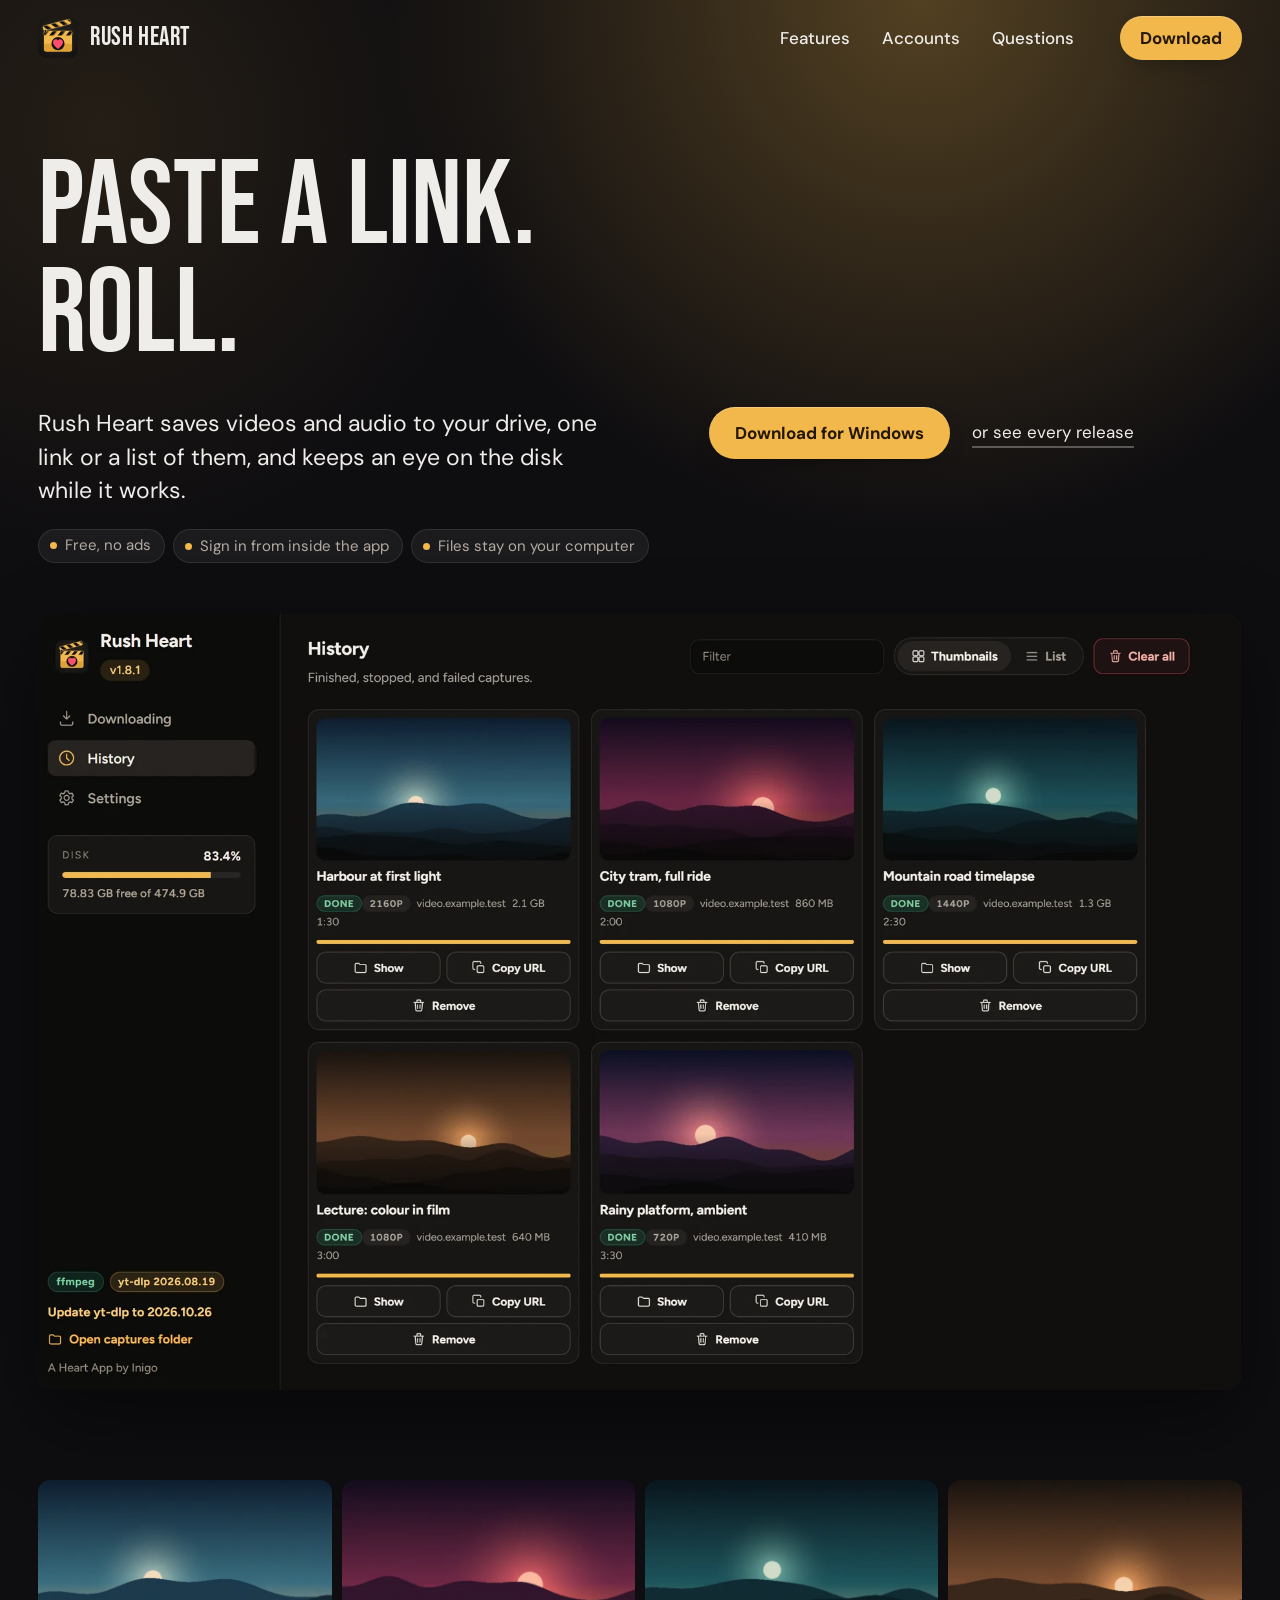
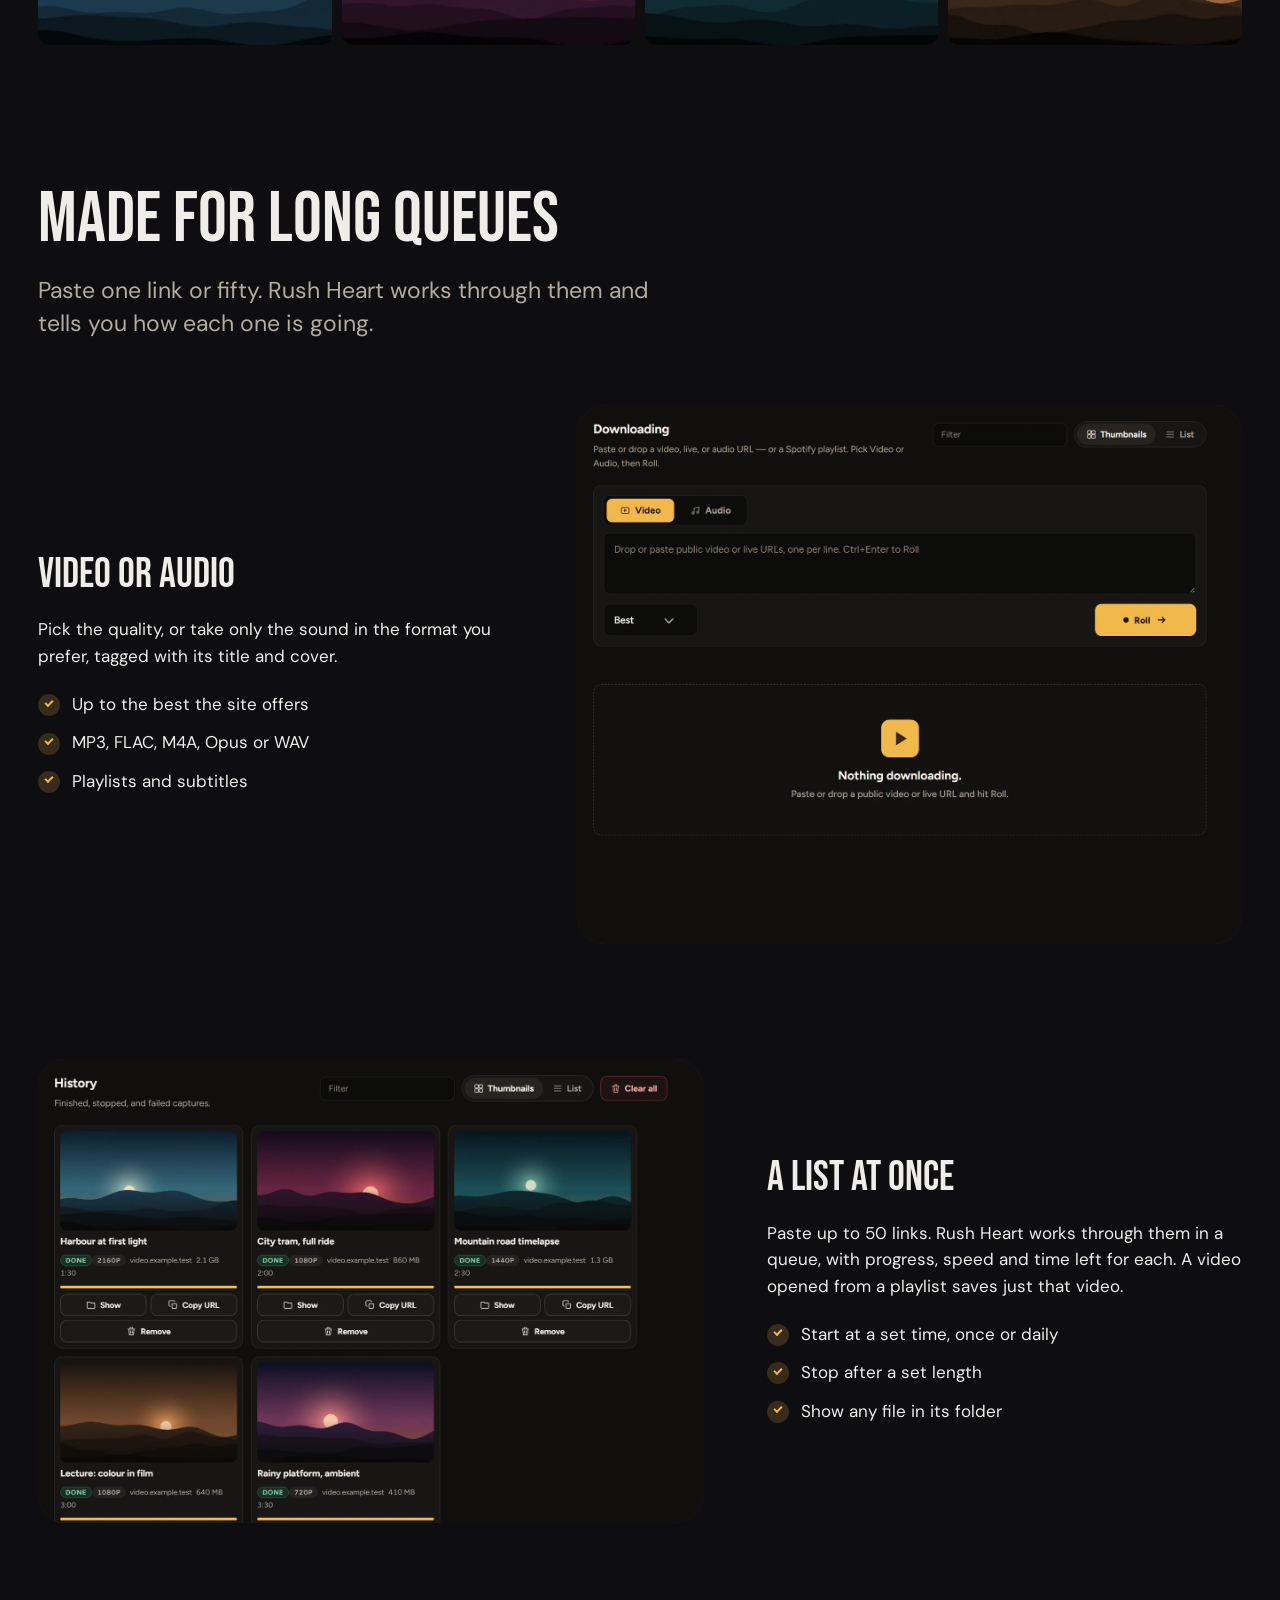
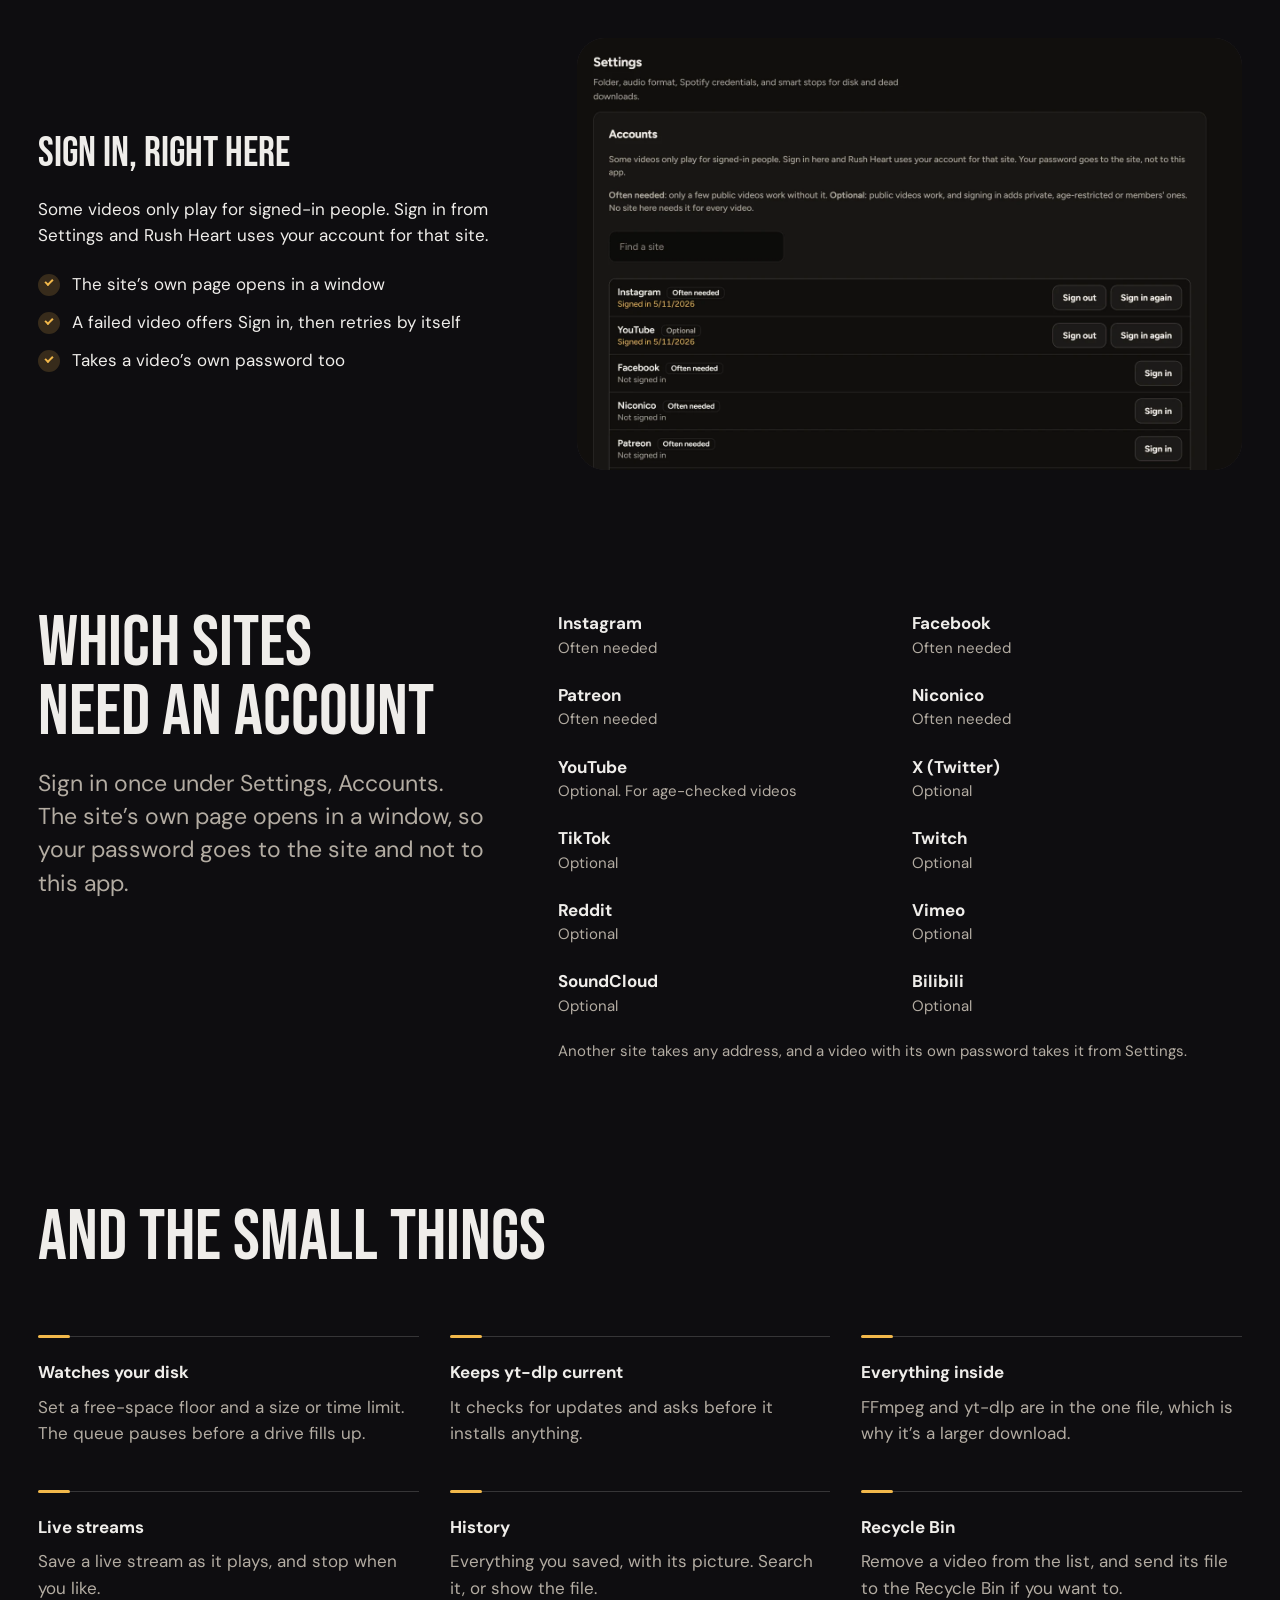
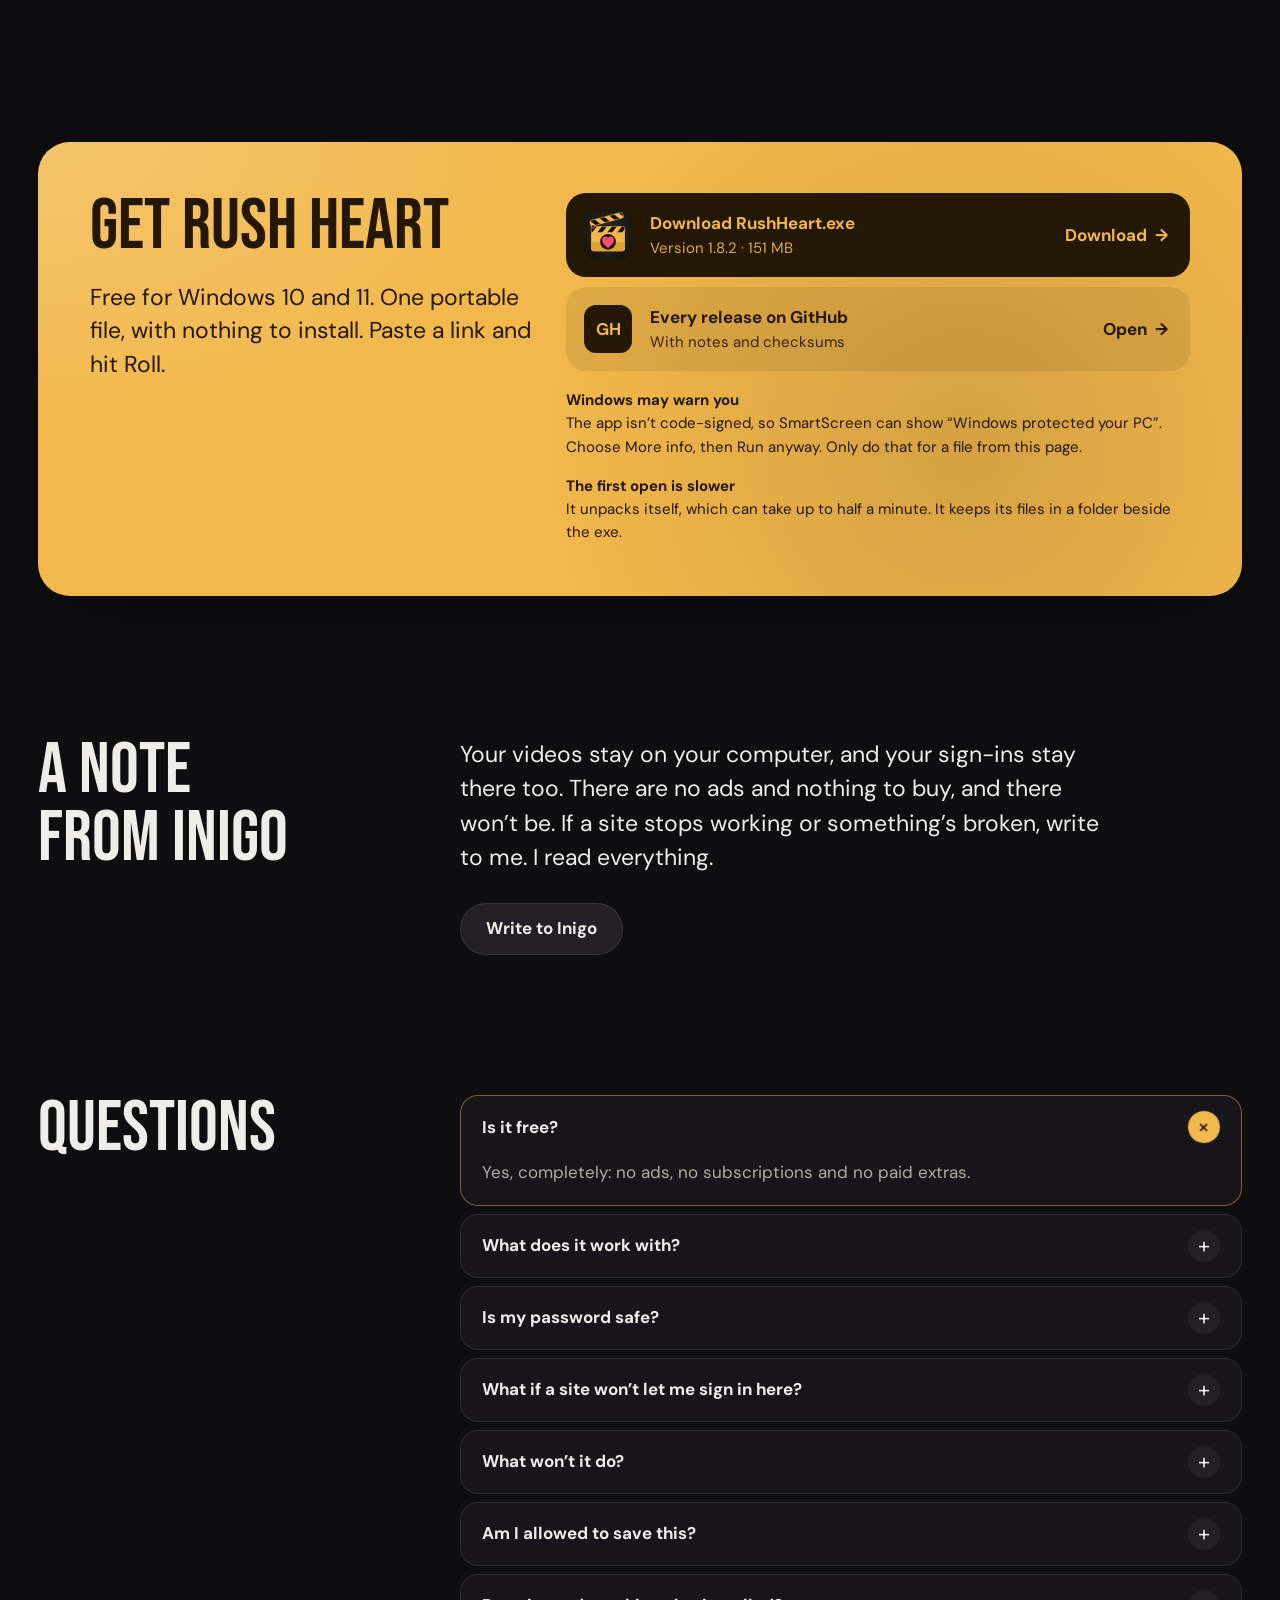
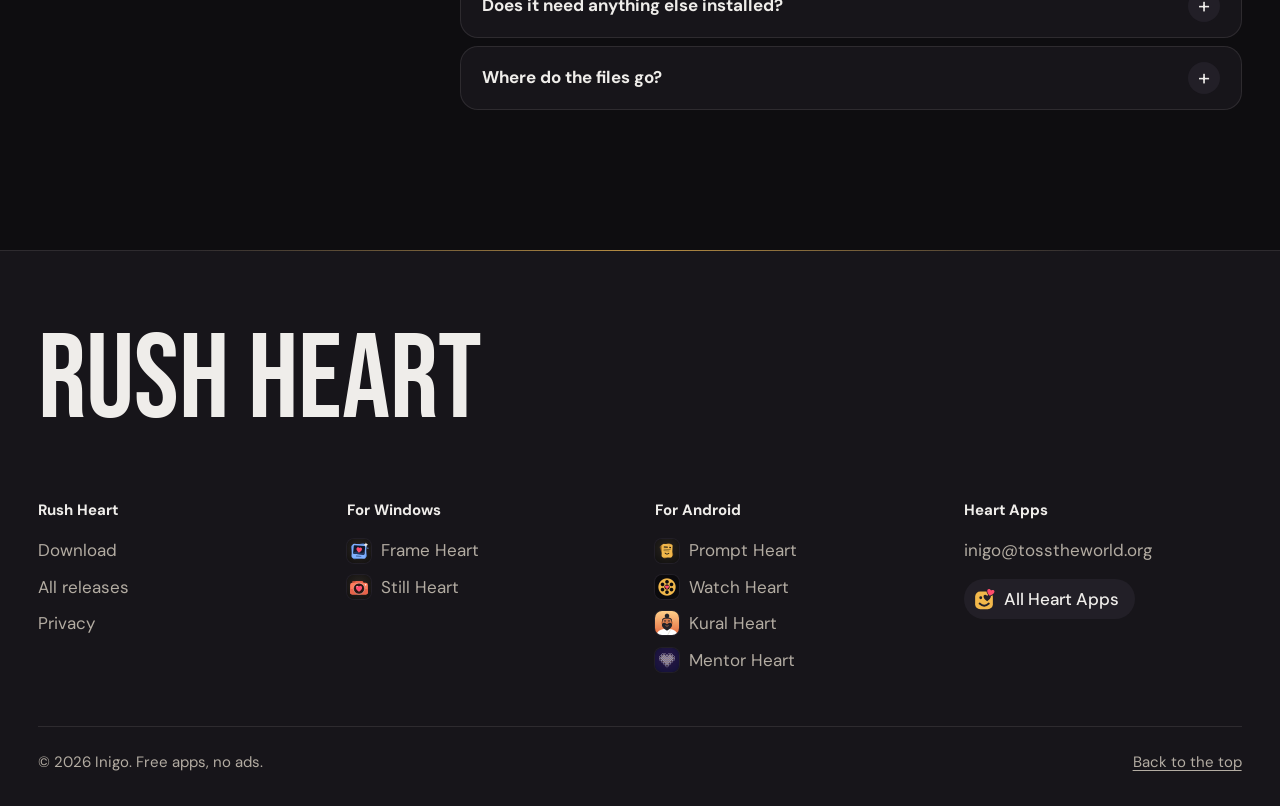
<file: index.html>
<!doctype html>
<html lang="en">
<head>
  <meta charset="utf-8">
  <meta name="viewport" content="width=device-width, initial-scale=1">
  <meta name="color-scheme" content="dark">
  <title>Rush Heart · Save videos and audio to your own drive</title>
  <meta name="description" content="Save videos and audio to your own drive. Free for Windows.">
  <meta name="theme-color" content="#0E0D10">
  <meta property="og:title" content="Rush Heart">
  <meta property="og:description" content="Save videos and audio to your own drive. A free Heart App for Windows.">
  <meta property="og:image" content="https://inigo-code.github.io/rush-heart-site/assets/preview.png">
  <meta property="og:image:width" content="1200">
  <meta property="og:image:height" content="630">
  <meta name="twitter:card" content="summary_large_image">
  <link rel="icon" href="assets/rush-heart.svg" type="image/svg+xml">
  <link rel="apple-touch-icon" href="assets/icon-180.png">
  <link rel="preconnect" href="https://fonts.googleapis.com">
  <link rel="preconnect" href="https://fonts.gstatic.com" crossorigin>
  <link href="https://fonts.googleapis.com/css2?family=Bebas+Neue&family=DM+Sans:opsz,wght@9..40,400;9..40,500;9..40,700&display=swap" rel="stylesheet">
  <link rel="stylesheet" href="heart.css">
  <link rel="stylesheet" href="theme.css">
  <script>document.documentElement.classList.add('js')</script>
</head>
<body>
<main id="top">

  <header class="bar wrap">
    <a class="brand" href="#top" aria-label="Rush Heart, back to top"><img src="assets/rush-heart.svg" width="40" height="40" alt="">Rush Heart</a>
    <nav aria-label="Sections"><a href="#features">Features</a><a href="#accounts">Accounts</a><a href="#questions">Questions</a></nav>
    <a class="button button-small" href="#get">Download</a>
  </header>

  <!-- The headline across the page, then the words beside the window -->
  <section class="hero wrap" aria-labelledby="hero-title">
    <div class="hero-text">
      <h1 id="hero-title" class="h1" data-reveal>Paste a link.<br> Roll.</h1>
      <div class="hero-side">
        <p class="lede" data-reveal style="--i:1">Rush Heart saves videos and audio to your drive, one link or a list of them, and keeps an eye on the disk while it works.</p>
        <p class="actions" data-reveal style="--i:2"><a class="button" href="https://github.com/inigo-code/rush-heart-site/releases/latest/download/RushHeart.exe">Download for Windows</a><a class="link" href="https://github.com/inigo-code/rush-heart-site/releases">or see every release</a></p>
        <ul class="facts" data-reveal style="--i:3"><li>Free, no ads</li><li>Sign in from inside the app</li><li>Files stay on your computer</li></ul>
      </div>
    </div>
    <figure class="hero-media"><div class="window" data-reveal style="--i:2"><img src="assets/rushes_history-wide.webp" width="1860" height="1200" alt="The Rush Heart history: finished downloads as cards, each with its picture, resolution and size."></div></figure>
    <div class="wall wall-4" data-reveal aria-hidden="true"><img src="assets/rush-1.webp" alt="" loading="lazy"><img src="assets/rush-2.webp" alt="" loading="lazy"><img src="assets/rush-3.webp" alt="" loading="lazy"><img src="assets/rush-4.webp" alt="" loading="lazy"></div>
  </section>

  <!-- Three things it does, one picture each -->
  <section id="features" class="section wrap" aria-labelledby="features-title">
    <div class="head">
      <h2 id="features-title" class="h2" data-reveal>Made for long queues</h2>
      <p data-reveal style="--i:1">Paste one link or fifty. Rush Heart works through them and tells you how each one is going.</p>
    </div>
    <div class="rows">
      <article class="row" aria-labelledby="f1">
        <div class="row-text">
          <h3 id="f1" class="h3" data-reveal>Video or audio</h3>
          <p data-reveal style="--i:1">Pick the quality, or take only the sound in the format you prefer, tagged with its title and cover.</p>
          <ul class="ticks" data-reveal style="--i:2"><li>Up to the best the site offers</li><li>MP3, FLAC, M4A, Opus or WAV</li><li>Playlists and subtitles</li></ul>
        </div>
        <figure class="row-media"><div class="window" data-reveal><img src="assets/rushes_queue.webp" alt="Rush Heart’s Downloading page with a link box and quality choices." loading="lazy"></div></figure>
      </article>

      <article class="row" aria-labelledby="f2">
        <div class="row-text">
          <h3 id="f2" class="h3" data-reveal>A list at once</h3>
          <p data-reveal style="--i:1">Paste up to 50 links. Rush Heart works through them in a queue, with progress, speed and time left for each. A video opened from a playlist saves just that video.</p>
          <ul class="ticks" data-reveal style="--i:2"><li>Start at a set time, once or daily</li><li>Stop after a set length</li><li>Show any file in its folder</li></ul>
        </div>
        <figure class="row-media"><div class="window" data-reveal><img src="assets/rushes_history.webp" alt="Finished downloads as cards with pictures, resolution and size." loading="lazy"></div></figure>
      </article>

      <article class="row" aria-labelledby="f3">
        <div class="row-text">
          <h3 id="f3" class="h3" data-reveal>Sign in, right here</h3>
          <p data-reveal style="--i:1">Some videos only play for signed-in people. Sign in from Settings and Rush Heart uses your account for that site.</p>
          <ul class="ticks" data-reveal style="--i:2"><li>The site’s own page opens in a window</li><li>A failed video offers Sign in, then retries by itself</li><li>Takes a video’s own password too</li></ul>
        </div>
        <figure class="row-media"><div class="window" data-reveal><img src="assets/rushes_accounts.webp" alt="The Accounts list in Rush Heart’s settings, with sites to sign in to." loading="lazy"></div></figure>
      </article>
    </div>
  </section>

  <!-- Accounts, as a plain list -->
  <section id="accounts" class="section wrap" aria-labelledby="accounts-title">
    <div class="import">
      <div class="head">
        <h2 id="accounts-title" class="h2" data-reveal>Which sites need an account</h2>
        <p data-reveal style="--i:1">Sign in once under Settings, Accounts. The site’s own page opens in a window, so your password goes to the site and not to this app.</p>
      </div>
      <div data-reveal style="--i:1">
        <ul class="sources"><li><strong>Instagram</strong><span>Often needed</span></li><li><strong>Facebook</strong><span>Often needed</span></li><li><strong>Patreon</strong><span>Often needed</span></li><li><strong>Niconico</strong><span>Often needed</span></li><li><strong>YouTube</strong><span>Optional. For age-checked videos</span></li><li><strong>X (Twitter)</strong><span>Optional</span></li><li><strong>TikTok</strong><span>Optional</span></li><li><strong>Twitch</strong><span>Optional</span></li><li><strong>Reddit</strong><span>Optional</span></li><li><strong>Vimeo</strong><span>Optional</span></li><li><strong>SoundCloud</strong><span>Optional</span></li><li><strong>Bilibili</strong><span>Optional</span></li></ul>
        <p class="import-after">Another site takes any address, and a video with its own password takes it from Settings.</p>
      </div>
    </div>
  </section>

  <!-- The smaller things, as a plain list -->
  <section class="section wrap" aria-labelledby="more-title">
    <div class="head"><h2 id="more-title" class="h2" data-reveal>And the small things</h2></div>
    <dl class="more" data-reveal style="--i:1"><div><dt>Watches your disk</dt><dd>Set a free-space floor and a size or time limit. The queue pauses before a drive fills up.</dd></div><div><dt>Keeps yt-dlp current</dt><dd>It checks for updates and asks before it installs anything.</dd></div><div><dt>Everything inside</dt><dd>FFmpeg and yt-dlp are in the one file, which is why it’s a larger download.</dd></div><div><dt>Live streams</dt><dd>Save a live stream as it plays, and stop when you like.</dd></div><div><dt>History</dt><dd>Everything you saved, with its picture. Search it, or show the file.</dd></div><div><dt>Recycle Bin</dt><dd>Remove a video from the list, and send its file to the Recycle Bin if you want to.</dd></div></dl>
  </section>

  <!-- Get it -->
  <section id="get" class="section wrap" aria-labelledby="get-title">
    <div class="get">
      <div class="head">
        <h2 id="get-title" class="h2" data-reveal>Get Rush Heart</h2>
        <p data-reveal style="--i:1">Free for Windows 10 and 11. One portable file, with nothing to install. Paste a link and hit Roll.</p>
      </div>
      <div class="ways">
        <a class="way way-main" href="https://github.com/inigo-code/rush-heart-site/releases/latest/download/RushHeart.exe" data-reveal><img src="assets/rush-heart.svg" width="48" height="48" alt=""><span><strong>Download RushHeart.exe</strong><span>Version 1.8.2 · 151 MB</span></span><span class="go">Download</span></a>
        <a class="way" href="https://github.com/inigo-code/rush-heart-site/releases" data-reveal style="--i:1"><span class="way-mark" aria-hidden="true">GH</span><span><strong>Every release on GitHub</strong><span>With notes and checksums</span></span><span class="go">Open</span></a>
        <div class="notes" data-reveal style="--i:2">
          <p><strong>Windows may warn you</strong>The app isn’t code-signed, so SmartScreen can show “Windows protected your PC”. Choose More info, then Run anyway. Only do that for a file from this page.</p>
          <p><strong>The first open is slower</strong>It unpacks itself, which can take up to half a minute. It keeps its files in a folder beside the exe.</p>
        </div>
      </div>
    </div>
  </section>

  <!-- A note from the maker -->
  <section class="section wrap" aria-labelledby="note-title">
    <div class="note">
      <h2 id="note-title" class="h2" data-reveal>A note from Inigo</h2>
      <div data-reveal style="--i:1">
        <div class="copy"><p>Your videos stay on your computer, and your sign-ins stay there too. There are no ads and nothing to buy, and there won’t be. If a site stops working or something’s broken, write to me. I read everything.</p></div>
        <p class="actions"><a class="button button-tone" href="mailto:inigo@tosstheworld.org?subject=Rush%20Heart">Write to Inigo</a></p>
      </div>
    </div>
  </section>

  <!-- Questions -->
  <section id="questions" class="section wrap" aria-labelledby="faq-title">
    <div class="faq">
      <div class="head"><h2 id="faq-title" class="h2" data-reveal>Questions</h2></div>
      <div class="faq-list" data-reveal style="--i:1"><details name="faq" open><summary>Is it free?</summary><p>Yes, completely: no ads, no subscriptions and no paid extras.</p></details><details name="faq"><summary>What does it work with?</summary><p>Videos on the sites yt-dlp supports, plus direct HLS streams. Rush Heart keeps yt-dlp up to date and asks before it installs anything.</p></details><details name="faq"><summary>Is my password safe?</summary><p>You type it into the site’s own page, in a window, and Rush Heart never sees it. It keeps only the session the site gives back, on your computer. Sign out deletes it.</p></details><details name="faq"><summary>What if a site won’t let me sign in here?</summary><p>Some sites refuse sign-ins from app windows. Sign in with your own browser and pick it in Settings, or use a cookies.txt file.</p></details><details name="faq"><summary>What won’t it do?</summary><p>It only sees what your own account can see. It won’t get past paywalls, tokens or DRM, and streaming services like Netflix and Prime are blocked. It doesn’t record live cam rooms.</p></details><details name="faq"><summary>Am I allowed to save this?</summary><p>That depends on the video and where you live. Only save what you have the right to save, and don’t record people without their permission. Rush Heart asks you to agree to this, and to confirm you’re 18 or over, when it first opens.</p></details><details name="faq"><summary>Does it need anything else installed?</summary><p>No. FFmpeg and yt-dlp are inside the one file.</p></details><details name="faq"><summary>Where do the files go?</summary><p>Into a captures folder beside the app, or any folder you choose in Settings.</p></details></div>
    </div>
  </section>
</main>

<footer class="foot">
  <div class="wrap">
    <p class="foot-name" aria-hidden="true">Rush Heart</p>
    <div class="foot-cols">
      <nav aria-label="Rush Heart"><h2>Rush Heart</h2><a href="https://github.com/inigo-code/rush-heart-site/releases/latest/download/RushHeart.exe">Download</a><a href="https://github.com/inigo-code/rush-heart-site/releases">All releases</a><a href="privacy.html">Privacy</a></nav>
      <nav aria-label="For Windows"><h2>For Windows</h2><a class="to-app" href="https://inigo-code.github.io/frame-heart-site/"><img src="assets/frame-heart.svg" width="24" height="24" alt="">Frame Heart</a><a class="to-app" href="https://inigo-code.github.io/still-heart-site/"><img src="assets/still-heart.svg" width="24" height="24" alt="">Still Heart</a></nav>
      <nav aria-label="For Android"><h2>For Android</h2><a class="to-app" href="https://inigo-code.github.io/prompt-heart-site/"><img src="assets/prompt-heart.png" width="24" height="24" alt="">Prompt Heart</a><a class="to-app" href="https://inigo-code.github.io/watch-heart-site/"><img src="assets/watch-heart.png" width="24" height="24" alt="">Watch Heart</a><a class="to-app" href="https://inigo-code.github.io/kural-heart-site/"><img src="assets/kural-heart.png" width="24" height="24" alt="">Kural Heart</a><a class="to-app" href="https://heartapps.github.io/mentor-heart/"><img src="assets/mentor-heart.png" width="24" height="24" alt="">Mentor Heart</a></nav>
      <nav aria-label="Heart Apps"><h2>Heart Apps</h2><a href="mailto:inigo@tosstheworld.org?subject=Rush%20Heart">inigo@tosstheworld.org</a><a class="to-home" href="https://inigo-code.github.io/"><img src="assets/heart-apps.svg" width="22" height="22" alt="">All Heart Apps</a></nav>
    </div>
    <div class="foot-last"><p>© 2026 Inigo. Free apps, no ads.</p><a href="#top">Back to the top</a></div>
  </div>
</footer>

<script src="heart.js" defer></script>

</body>
</html>
</file>
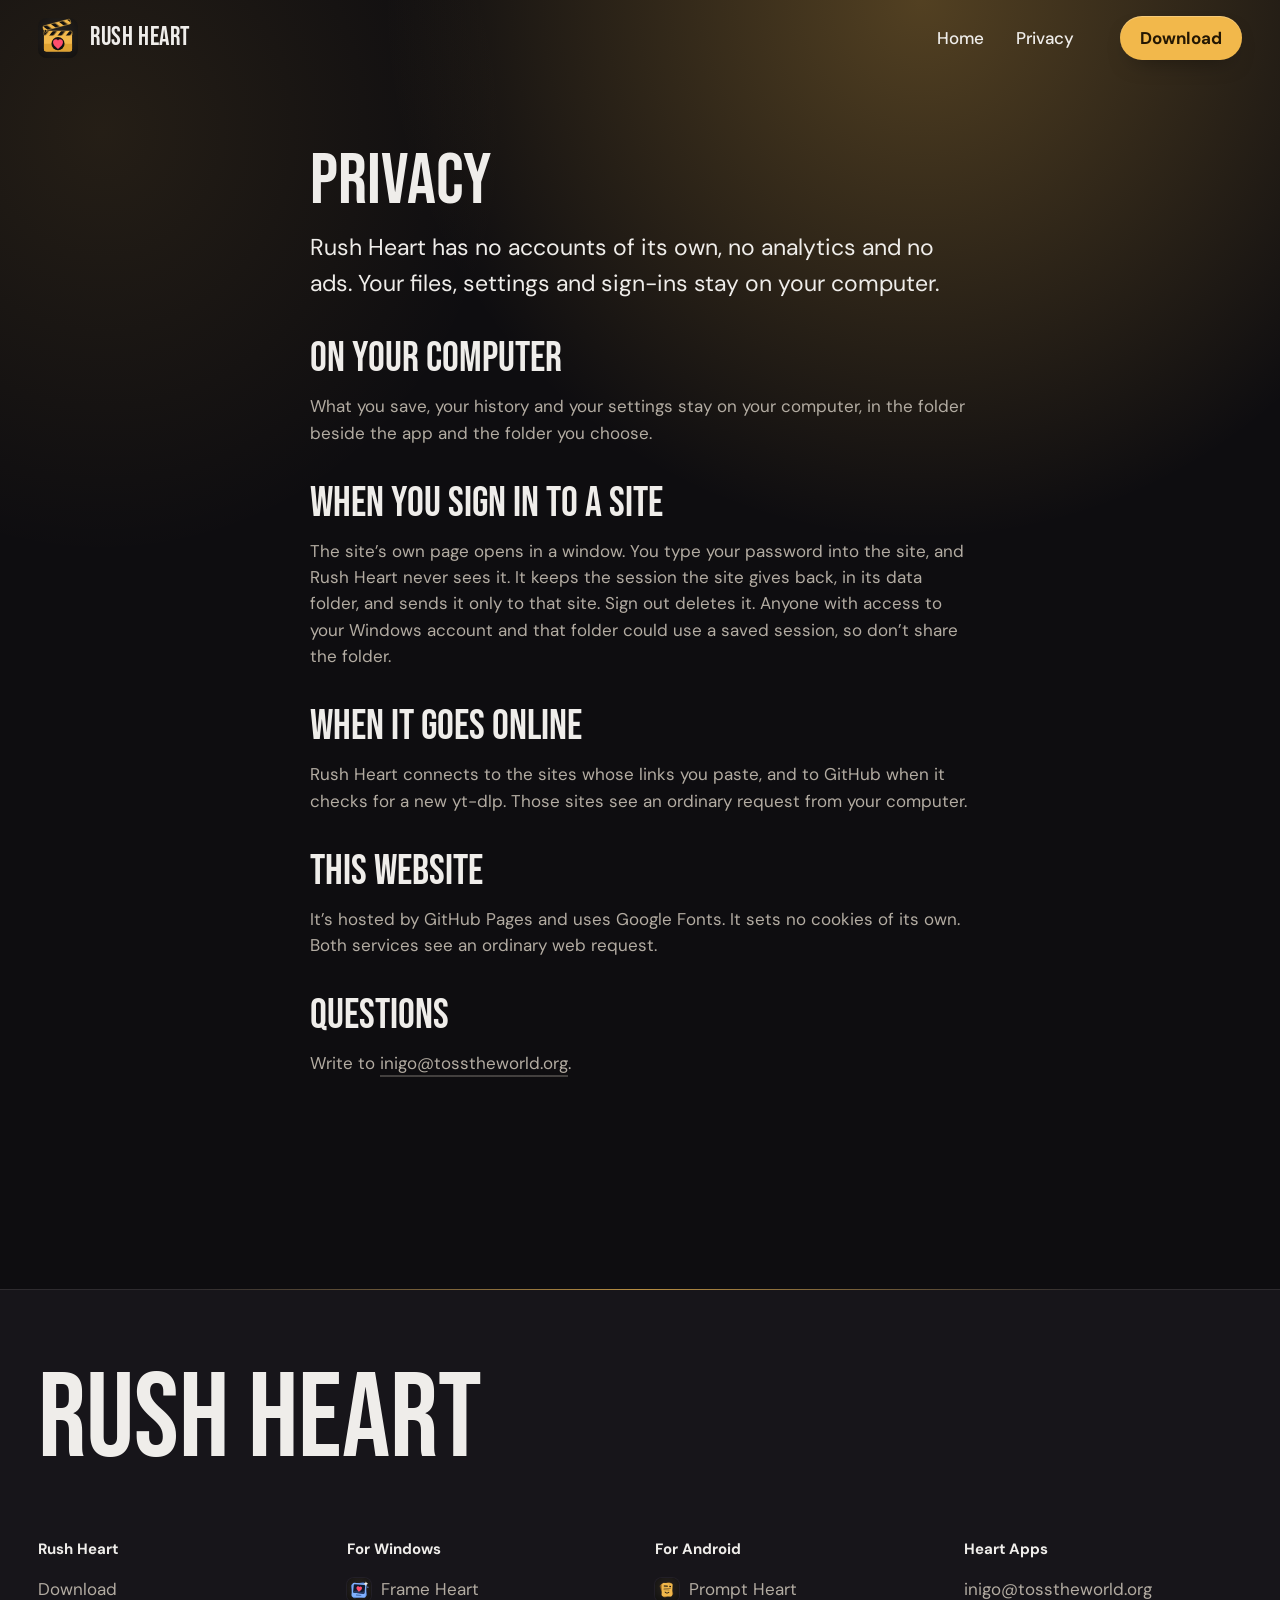
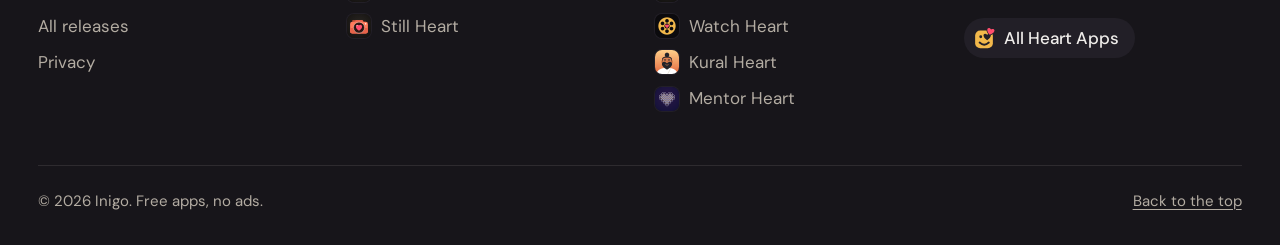
<file: privacy.html>
<!doctype html>
<html lang="en">
<head>
  <meta charset="utf-8">
  <meta name="viewport" content="width=device-width, initial-scale=1">
  <meta name="color-scheme" content="dark">
  <title>Privacy · Rush Heart</title>
  <meta name="description" content="Save videos and audio to your own drive. Free for Windows.">
  <meta name="theme-color" content="#0E0D10">
  <meta property="og:title" content="Rush Heart">
  <meta property="og:description" content="Save videos and audio to your own drive. A free Heart App for Windows.">
  <meta property="og:image" content="https://inigo-code.github.io/rush-heart-site/assets/preview.png">
  <meta property="og:image:width" content="1200">
  <meta property="og:image:height" content="630">
  <meta name="twitter:card" content="summary_large_image">
  <link rel="icon" href="assets/rush-heart.svg" type="image/svg+xml">
  <link rel="apple-touch-icon" href="assets/icon-180.png">
  <link rel="preconnect" href="https://fonts.googleapis.com">
  <link rel="preconnect" href="https://fonts.gstatic.com" crossorigin>
  <link href="https://fonts.googleapis.com/css2?family=Bebas+Neue&family=DM+Sans:opsz,wght@9..40,400;9..40,500;9..40,700&display=swap" rel="stylesheet">
  <link rel="stylesheet" href="heart.css">
  <link rel="stylesheet" href="theme.css">
  <script>document.documentElement.classList.add('js')</script>
</head>
<body>
<main id="top">
  <header class="bar wrap">
    <a class="brand" href="index.html" aria-label="Rush Heart, home"><img src="assets/rush-heart.svg" width="40" height="40" alt="">Rush Heart</a>
    <nav aria-label="Pages"><a href="index.html">Home</a><a href="privacy.html" aria-current="page">Privacy</a></nav>
    <a class="button button-small" href="https://github.com/inigo-code/rush-heart-site/releases/latest/download/RushHeart.exe">Download</a>
  </header>
  <article class="doc wrap">
    <h1 class="h2">Privacy</h1>
    <p class="doc-lede">Rush Heart has no accounts of its own, no analytics and no ads. Your files, settings and sign-ins stay on your computer.</p>
    <h2 class="h3">On your computer</h2><p>What you save, your history and your settings stay on your computer, in the folder beside the app and the folder you choose.</p><h2 class="h3">When you sign in to a site</h2><p>The site’s own page opens in a window. You type your password into the site, and Rush Heart never sees it. It keeps the session the site gives back, in its data folder, and sends it only to that site. Sign out deletes it. Anyone with access to your Windows account and that folder could use a saved session, so don’t share the folder.</p><h2 class="h3">When it goes online</h2><p>Rush Heart connects to the sites whose links you paste, and to GitHub when it checks for a new yt-dlp. Those sites see an ordinary request from your computer.</p>
    <h2 class="h3">This website</h2>
    <p>It’s hosted by GitHub Pages and uses Google Fonts. It sets no cookies of its own. Both services see an ordinary web request.</p>
    <h2 class="h3">Questions</h2>
    <p>Write to <a class="link" href="mailto:inigo@tosstheworld.org?subject=Rush%20Heart%20privacy">inigo@tosstheworld.org</a>.</p>
  </article>
</main>

<footer class="foot">
  <div class="wrap">
    <p class="foot-name" aria-hidden="true">Rush Heart</p>
    <div class="foot-cols">
      <nav aria-label="Rush Heart"><h2>Rush Heart</h2><a href="https://github.com/inigo-code/rush-heart-site/releases/latest/download/RushHeart.exe">Download</a><a href="https://github.com/inigo-code/rush-heart-site/releases">All releases</a><a href="privacy.html">Privacy</a></nav>
      <nav aria-label="For Windows"><h2>For Windows</h2><a class="to-app" href="https://inigo-code.github.io/frame-heart-site/"><img src="assets/frame-heart.svg" width="24" height="24" alt="">Frame Heart</a><a class="to-app" href="https://inigo-code.github.io/still-heart-site/"><img src="assets/still-heart.svg" width="24" height="24" alt="">Still Heart</a></nav>
      <nav aria-label="For Android"><h2>For Android</h2><a class="to-app" href="https://inigo-code.github.io/prompt-heart-site/"><img src="assets/prompt-heart.png" width="24" height="24" alt="">Prompt Heart</a><a class="to-app" href="https://inigo-code.github.io/watch-heart-site/"><img src="assets/watch-heart.png" width="24" height="24" alt="">Watch Heart</a><a class="to-app" href="https://inigo-code.github.io/kural-heart-site/"><img src="assets/kural-heart.png" width="24" height="24" alt="">Kural Heart</a><a class="to-app" href="https://heartapps.github.io/mentor-heart/"><img src="assets/mentor-heart.png" width="24" height="24" alt="">Mentor Heart</a></nav>
      <nav aria-label="Heart Apps"><h2>Heart Apps</h2><a href="mailto:inigo@tosstheworld.org?subject=Rush%20Heart">inigo@tosstheworld.org</a><a class="to-home" href="https://inigo-code.github.io/"><img src="assets/heart-apps.svg" width="22" height="22" alt="">All Heart Apps</a></nav>
    </div>
    <div class="foot-last"><p>© 2026 Inigo. Free apps, no ads.</p><a href="#top">Back to the top</a></div>
  </div>
</footer>

<script src="heart.js" defer></script>

</body>
</html>
</file>
<file: heart.css>
/* Heart: the shared layout of the Heart Apps sites. Each site sets its own colours and faces in
   its theme file; everything here reads only the tokens below. */

:root {
  /* Dark by default, so scrollbars, form fields and the loading canvas are dark too. Themes that follow the system say light dark. */
  color-scheme: dark;
  --bg: #0E0D10;
  --surface: #18161B;
  --surface-2: #232026;
  --ink: #EFEDEA;
  --muted: #B3ACA2;
  --accent: #F2B84B;
  --accent-ink: #121110;
  --accent-hover: #F6C76E;
  --field: var(--accent);
  --field-ink: var(--accent-ink);
  --font-display: 'DM Sans', system-ui, sans-serif;
  --font-text: 'DM Sans', system-ui, sans-serif;
  --display-weight: 700;
  --display-track: -0.035em;
  --display-case: none;
  --s-small: 0.9375rem;
  --s-body: 1.0625rem;
  --s-lede: clamp(1.1875rem, 1rem + 0.6vw, 1.4375rem);
  --s-head: clamp(1.5rem, 1.15rem + 1vw, 2rem);
  --s-h2: clamp(2.25rem, 1.4rem + 3vw, 4rem);
  --s-h1: clamp(2.75rem, 1.2rem + 5.6vw, 6.25rem);
  --margin: clamp(1rem, 3vw, 2.5rem);
  --max: 1240px;
  --gap: clamp(1rem, 2.4vw, 2rem);
  --section: clamp(6rem, 11vw, 10rem);
  --radius: 28px;
  --ease-out: cubic-bezier(0.22, 1, 0.36, 1);
  /* Read from the colours above, so every theme gets its own lines, glows and shadows. */
  --line: color-mix(in srgb, var(--ink) 10%, transparent);
  --line-strong: color-mix(in srgb, var(--ink) 18%, transparent);
  --glow: color-mix(in srgb, var(--accent) 30%, transparent);
  --shadow: 0 30px 70px -28px rgb(0 0 0 / 0.55);
}

*, *::before, *::after { box-sizing: border-box; }
html { scrollbar-color: color-mix(in srgb, var(--ink) 24%, transparent) var(--bg); caret-color: var(--accent); -webkit-text-size-adjust: 100%; scroll-behavior: smooth; scroll-padding-top: 96px; }
body { margin: 0; overflow-x: clip; background: var(--bg); color: var(--ink); font: 400 var(--s-body)/1.55 var(--font-text); -webkit-font-smoothing: antialiased; text-rendering: optimizeLegibility; }
img { display: block; max-width: 100%; height: auto; }
a { color: inherit; text-underline-offset: 0.2em; text-decoration-thickness: from-font; }
p, li, dd, dt, summary, figcaption { text-wrap: pretty; }
h1, h2, h3, p, ul, ol, dl, dd, figure { margin: 0; }
ul, ol { padding: 0; list-style: none; }
button { font: inherit; color: inherit; background: none; border: 0; padding: 0; cursor: pointer; }
:focus-visible { outline: 3px solid var(--accent); outline-offset: 3px; border-radius: 6px; }
::selection { background: var(--accent); color: var(--accent-ink); }
.nums { font-variant-numeric: tabular-nums; }
.visually-hidden { position: absolute; width: 1px; height: 1px; overflow: hidden; clip-path: inset(50%); white-space: nowrap; }

.wrap { width: 100%; max-width: calc(var(--max) + 2 * var(--margin)); margin-inline: auto; padding-inline: var(--margin); }
.section { padding-block: var(--section) 0; }

/* The lit ground: the page's own colour glows from the top. */
main { position: relative; isolation: isolate; }
main::before { content: ''; position: absolute; inset: 0 0 auto; z-index: -1; pointer-events: none; }
main::before { height: min(1100px, 130vh); background: radial-gradient(60% 70% at 72% 0%, var(--glow), transparent 70%), radial-gradient(45% 55% at 8% 12%, color-mix(in srgb, var(--accent) 10%, transparent), transparent 70%); }

/* ---------- type ---------- */
.h1, .h2, .h3 { font-family: var(--font-display); font-weight: var(--display-weight); text-transform: var(--display-case); text-wrap: balance; }
.h1 { font-size: var(--s-h1); line-height: 0.98; letter-spacing: var(--display-track); }
.h2 { font-size: var(--s-h2); line-height: 1.04; letter-spacing: calc(var(--display-track) * 0.8); }
.h3 { font-size: var(--s-head); line-height: 1.15; letter-spacing: calc(var(--display-track) * 0.4); }
.lede { font-size: var(--s-lede); line-height: 1.45; max-width: 34ch; }
.soft { color: var(--muted); }
.copy p + p { margin-top: 0.9em; }
.head { display: grid; gap: 20px; max-width: 46rem; margin-bottom: clamp(2.5rem, 5vw, 4rem); }
.head p { font-size: var(--s-lede); line-height: 1.45; max-width: 40ch; color: var(--muted); }
.get .head p { color: inherit; }

/* ---------- controls ---------- */
.button { position: relative; display: inline-flex; align-items: center; justify-content: center; gap: 10px; min-height: 52px; padding: 0 26px; border-radius: 999px; background: var(--accent); color: var(--accent-ink); font-weight: 700; text-decoration: none; box-shadow: 0 10px 24px -14px rgb(0 0 0 / 0.6), inset 0 1px 0 rgb(255 255 255 / 0.25); transition: transform 160ms var(--ease-out), background-color 180ms ease, box-shadow 220ms ease; }
.button:active { transform: translateY(0) scale(0.96); }
.button-tone { background: var(--surface-2); color: var(--ink); box-shadow: inset 0 0 0 1px var(--line); }
.button-small { min-height: 44px; padding: 0 20px; }
/* A link's underline: faint at rest, drawn across in full on hover. */
.link { text-decoration: none; background: linear-gradient(currentColor, currentColor) 0 100% / 0 2px no-repeat, linear-gradient(color-mix(in srgb, currentColor 32%, transparent), color-mix(in srgb, currentColor 32%, transparent)) 0 100% / 100% 2px no-repeat; padding-bottom: 3px; transition: background-size 320ms var(--ease-out); }
@media (hover: hover) and (pointer: fine) {
  .button:hover { background: var(--accent-hover); transform: translateY(-2px); box-shadow: 0 16px 30px -14px rgb(0 0 0 / 0.65), inset 0 1px 0 rgb(255 255 255 / 0.25); }
  .button:active { transform: translateY(0) scale(0.96); }
  .button-tone:hover { background: color-mix(in srgb, var(--surface-2) 80%, var(--ink) 10%); box-shadow: inset 0 0 0 1px var(--line-strong); }
  .link:hover { background-size: 100% 2px, 100% 2px; }
}
.actions { display: flex; flex-wrap: wrap; align-items: center; gap: 14px 22px; }

/* ---------- the bar: it stays at the top, over a frosted strip ---------- */
.bar { position: sticky; top: 0; z-index: 50; display: flex; align-items: center; gap: 24px; min-height: 76px; }
.bar::before { content: ''; position: absolute; inset: 0 calc(50% - 50vw); z-index: -1; background: color-mix(in srgb, var(--bg) 78%, transparent); -webkit-backdrop-filter: blur(16px) saturate(1.4); backdrop-filter: blur(16px) saturate(1.4); border-bottom: 1px solid transparent; opacity: 0; transition: opacity 240ms ease, border-color 240ms ease; }
.bar.is-stuck::before { opacity: 1; border-bottom-color: var(--line); }
.brand { display: inline-flex; align-items: center; gap: 12px; min-height: 44px; font-family: var(--font-display); font-weight: var(--display-weight); font-size: var(--s-body); text-transform: var(--display-case); text-decoration: none; letter-spacing: -0.01em; }
.brand img { width: 40px; height: 40px; border-radius: 11px; transition: transform 300ms var(--ease-out); }
.bar nav { display: flex; gap: 4px; margin-left: auto; }
.bar nav + .button, .bar nav + .menu-button + .button { margin-left: 8px; }
.bar nav a { display: inline-flex; align-items: center; min-height: 40px; padding: 0 14px; border-radius: 999px; text-decoration: none; font-weight: 500; transition: color 180ms ease, background-color 180ms ease; }
.menu-button { display: none; }
@media (hover: hover) and (pointer: fine) {
  .bar nav a:hover { background: color-mix(in srgb, var(--ink) 8%, transparent); }
  .brand:hover img { transform: rotate(-8deg) scale(1.06); }
}

/* ---------- the hero ---------- */
.hero { display: grid; grid-template-columns: minmax(0, 7fr) minmax(0, 5fr); gap: var(--gap); align-items: center; padding-block: clamp(2rem, 6vw, 5rem) 0; }
.hero-text { display: grid; gap: 32px; align-content: center; }
.hero-text .lede { max-width: 30ch; }
.facts { display: flex; flex-wrap: wrap; gap: 8px; color: var(--muted); font-size: var(--s-small); }
.facts li { display: inline-flex; align-items: center; gap: 8px; min-height: 34px; padding: 0 14px 0 12px; border-radius: 999px; background: color-mix(in srgb, var(--ink) 6%, transparent); box-shadow: inset 0 0 0 1px var(--line); }
.facts li::before { content: ''; width: 7px; height: 7px; border-radius: 50%; background: var(--accent); }
.hero-media { position: relative; display: grid; justify-items: center; }
/* A soft pool of the accent colour under the hero's picture. */
.hero-media::before { content: ''; position: absolute; inset: 8% 4%; z-index: -1; border-radius: 50%; background: radial-gradient(closest-side, var(--glow), transparent); filter: blur(30px); }

/* A phone: the screen in a bezel with a lit edge, standing off the page. */
.phone { position: relative; width: min(100%, 310px); padding: 10px; border-radius: 46px; background: linear-gradient(155deg, color-mix(in srgb, var(--surface-2) 70%, var(--ink) 14%), var(--surface-2) 30%, color-mix(in srgb, var(--surface-2) 80%, #000) 100%); box-shadow: inset 0 0 0 1px var(--line-strong), var(--shadow); }
.phone img { width: 100%; border-radius: 37px; background: var(--surface); }
.hero .phone { width: min(100%, 360px); }

/* ---------- feature rows: words on one side, one screen on the other ---------- */
.rows { display: grid; gap: clamp(4rem, 9vw, 8rem); }
.row { display: grid; grid-template-columns: minmax(0, 1fr) minmax(0, 1fr); gap: clamp(2rem, 5vw, 5rem); align-items: center; }
.row-media { position: relative; display: grid; justify-items: center; overflow: hidden; padding-block: clamp(2rem, 4vw, 3.5rem); border-radius: var(--radius); background: radial-gradient(70% 60% at 50% 38%, color-mix(in srgb, var(--accent) 22%, var(--surface)), var(--surface) 72%); box-shadow: inset 0 0 0 1px var(--line); }
.row-media > * { position: relative; z-index: 1; }
.row:nth-child(even) .row-media { order: -1; }
.row-text { display: grid; gap: 22px; max-width: 32rem; }
.row:nth-child(even) .row-text { justify-self: start; }
.ticks { display: grid; gap: 12px; }
.ticks li { position: relative; padding-left: 34px; }
.ticks li::before { content: ''; position: absolute; left: 0; top: 0.18em; width: 22px; height: 22px; border-radius: 50%; background: color-mix(in srgb, var(--accent) 18%, transparent); }
.ticks li::after { content: ''; position: absolute; left: 7px; top: 0.5em; width: 8px; height: 5px; border-left: 2px solid var(--accent); border-bottom: 2px solid var(--accent); transform: rotate(-45deg); }
.phone, .window { overflow: hidden; }
.phone img, .window img, .row-media img { transition: transform 600ms var(--ease-out); }
@media (hover: hover) and (pointer: fine) {
  .row-media:hover .phone img, .row-media:hover .window img { transform: scale(1.025); }
}

/* ---------- everything else: small cards in columns ---------- */
.more { display: grid; grid-template-columns: repeat(3, minmax(0, 1fr)); gap: clamp(2rem, 3.5vw, 3rem) var(--gap); }
.more div { position: relative; display: grid; gap: 8px; align-content: start; padding-top: 22px; border-top: 1px solid var(--line-strong); }
.more div::before { content: ''; position: absolute; top: -2px; left: 0; width: 32px; height: 3px; border-radius: 2px; background: var(--accent); transform-origin: left; transition: transform 320ms var(--ease-out); }
.more div:hover::before { transform: scaleX(2); }
.more dt { font-weight: 700; font-size: 1.0625rem; }
.more dd { max-width: 38ch; color: var(--muted); }

/* ---------- get it: the one field of colour ---------- */
.get { position: relative; overflow: hidden; display: grid; grid-template-columns: minmax(0, 5fr) minmax(0, 7fr); gap: var(--gap); padding: clamp(2rem, 4vw, 3.5rem); border-radius: calc(var(--radius) + 4px); background: radial-gradient(80% 120% at 0% 0%, color-mix(in srgb, var(--field) 82%, #fff), var(--field) 55%), var(--field); color: var(--field-ink); box-shadow: var(--shadow); }
.get::before { content: ''; position: absolute; right: -12%; bottom: -60%; width: 70%; aspect-ratio: 1; border-radius: 50%; background: radial-gradient(closest-side, color-mix(in srgb, var(--field-ink) 14%, transparent), transparent); pointer-events: none; }
.get > * { position: relative; }
.get .head { margin: 0; align-content: start; }
.ways { display: grid; gap: 10px; align-content: start; }
.way { display: grid; grid-template-columns: 48px minmax(0, 1fr) auto; gap: 18px; align-items: center; min-height: 84px; padding: 14px 22px 14px 18px; border-radius: 20px; background: color-mix(in srgb, var(--field-ink) 9%, transparent); text-decoration: none; transition: background-color 180ms ease, transform 160ms var(--ease-out), box-shadow 220ms ease; }
.way:active { transform: scale(0.985); }
.way img { width: 48px; height: 48px; border-radius: 12px; }
.way strong { display: block; }
.way span span { display: block; font-size: var(--s-small); opacity: 0.9; }
.way .go { display: inline-flex; align-items: center; gap: 8px; font-weight: 700; white-space: nowrap; }
.way .go::after { content: '→'; transition: transform 220ms var(--ease-out); }
.way-main { background: var(--field-ink); color: var(--field); }
@media (hover: hover) and (pointer: fine) {
  .way:hover { background: color-mix(in srgb, var(--field-ink) 16%, transparent); transform: translateY(-2px); }
  .way-main:hover { background: color-mix(in srgb, var(--field-ink) 90%, var(--field)); box-shadow: 0 18px 30px -18px rgb(0 0 0 / 0.6); }
  .way:hover .go::after { transform: translateX(4px); }
  .way:active { transform: scale(0.985); }
}

/* ---------- questions ---------- */
.faq { display: grid; grid-template-columns: minmax(0, 4fr) minmax(0, 8fr); gap: var(--gap); }
.faq .head { align-content: start; margin: 0; }
.faq-list { display: grid; gap: 8px; }
.faq-list details { border-radius: 18px; background: var(--surface); box-shadow: inset 0 0 0 1px var(--line); transition: background-color 180ms ease, box-shadow 180ms ease; }
.faq-list details[open] { box-shadow: inset 0 0 0 1px color-mix(in srgb, var(--accent) 45%, transparent); }
.faq-list summary { display: flex; justify-content: space-between; align-items: center; gap: 16px; min-height: 64px; padding: 16px 22px; font-weight: 700; cursor: pointer; list-style: none; }
.faq-list summary::-webkit-details-marker { display: none; }
.faq-list summary::after { content: '+'; flex: none; display: grid; place-items: center; width: 32px; height: 32px; border-radius: 50%; background: var(--surface-2); font-weight: 400; font-size: 1.375rem; line-height: 1; transition: transform 240ms var(--ease-out), background-color 180ms ease, color 180ms ease; }
.faq-list details[open] summary::after { transform: rotate(45deg); background: var(--accent); color: var(--accent-ink); }
.faq-list details p { padding: 0 22px 20px; max-width: 72ch; color: var(--muted); }
@media (hover: hover) and (pointer: fine) { .faq-list details:not([open]):hover { background: var(--surface-2); } }

/* ---------- note from the maker ---------- */
.note { display: grid; grid-template-columns: minmax(0, 4fr) minmax(0, 8fr); gap: var(--gap); }
.note .copy { font-size: var(--s-lede); line-height: 1.5; max-width: 40ch; }
.note .actions { margin-top: 28px; }

/* ---------- footer ---------- */
.foot { position: relative; margin-top: var(--section); padding-block: clamp(3rem, 6vw, 5rem) 32px; background: var(--surface); box-shadow: inset 0 1px 0 var(--line); overflow: hidden; }
.foot::before { content: ''; position: absolute; left: 50%; top: 0; width: min(900px, 90vw); height: 1px; transform: translateX(-50%); background: linear-gradient(90deg, transparent, var(--accent), transparent); opacity: 0.7; }
.foot-name { font-family: var(--font-display); font-weight: var(--display-weight); text-transform: var(--display-case); font-size: var(--s-h1); line-height: 0.9; letter-spacing: var(--display-track); white-space: nowrap; }
.foot-cols { display: grid; grid-template-columns: repeat(auto-fit, minmax(13rem, 1fr)); gap: 32px var(--gap); margin-top: clamp(2.5rem, 5vw, 4rem); }
.foot-cols h2 { font-size: var(--s-small); font-weight: 700; margin-bottom: 10px; }
.foot-cols a { display: block; padding-block: 5px; text-decoration: none; color: var(--muted); transition: color 180ms ease, transform 180ms var(--ease-out); }
.foot-cols a[href^="mailto:"] { white-space: nowrap; }
.foot-cols a:hover { color: var(--ink); }
/* Links to the other apps carry their icons. The link home to Heart Apps is a chip, its mark and name on one line. */
.foot-cols .to-app { display: flex; align-items: center; gap: 10px; }
/* The icons are dark tiles; the ring keeps their edge visible on a dark footer. */
.foot-cols .to-app img { flex: none; width: 24px; height: 24px; border-radius: 7px; box-shadow: 0 0 0 1px var(--surface-2); }
.foot-cols .to-home { display: inline-flex; align-items: center; gap: 8px; margin-top: 10px; padding: 7px 16px 7px 10px; border-radius: 999px; background: var(--surface-2); color: var(--ink); font-weight: 500; white-space: nowrap; }
.foot-cols .to-home img { flex: none; width: 22px; height: 22px; }
@media (hover: hover) and (pointer: fine) { .foot-cols a:not(.to-home):hover { transform: translateX(3px); } }
.foot-last { display: flex; flex-wrap: wrap; justify-content: space-between; gap: 12px; margin-top: 48px; padding-top: 24px; border-top: 1px solid var(--line); color: var(--muted); font-size: var(--s-small); }

/* ---------- light that follows the pointer across a card ----------
   Two parts, both placed by heart.js. The pool lies on the card's surface, under the words and
   pictures, and brightens the card's own colour (soft light) instead of greying it. The rim catches
   the light along the edge, on the card under the pointer and, more faintly, on the cards beside it. */
[data-spot] { position: relative; isolation: isolate; }
[data-spot] > .spot { position: absolute; inset: 0; z-index: -1; border-radius: inherit; pointer-events: none; mix-blend-mode: soft-light;
  background: radial-gradient(var(--spot-size, 440px) circle at var(--mx, 50%) var(--my, 50%), rgb(255 255 255 / 0.78), rgb(255 255 255 / 0.24) 38%, transparent 68%);
  opacity: 0; transition: opacity 650ms var(--ease-out); }
[data-spot].is-lit > .spot { opacity: 1; transition-duration: 280ms; }
[data-spot]::after { content: ''; position: absolute; inset: 0; z-index: 3; padding: 1.5px; border-radius: inherit; pointer-events: none;
  background: radial-gradient(300px circle at var(--mx, 50%) var(--my, 50%), rgb(255 255 255 / 0.95), rgb(255 255 255 / 0.3) 40%, transparent 72%);
  -webkit-mask: linear-gradient(#000 0 0) content-box, linear-gradient(#000 0 0); -webkit-mask-composite: xor;
  mask: linear-gradient(#000 0 0) content-box exclude, linear-gradient(#000 0 0);
  opacity: var(--near, 0); transition: opacity 200ms linear; }

/* ---------- entrance: the first screen rises once on load; nothing else waits to be shown ---------- */
@keyframes heart-rise { from { opacity: 0; transform: translateY(26px); } to { opacity: 1; transform: none; } }
@keyframes heart-lift { from { opacity: 0; transform: translateY(40px) scale(0.97); } to { opacity: 1; transform: none; } }
.hero [data-reveal], .intro [data-reveal], .hero-side, .hero h1 { animation: heart-rise 900ms var(--ease-out) both; animation-delay: calc(var(--i, 0) * 90ms + 60ms); }
.hero-media, .hero .stage, .hero .window { animation: heart-lift 1100ms var(--ease-out) both; animation-delay: 220ms; }
@media (prefers-reduced-motion: reduce) {
  html { scroll-behavior: auto; }
  *, *::before, *::after { animation: none !important; transition: none !important; }
}

/* ---------- tablet ---------- */
@media (max-width: 960px) {
  .hero { grid-template-columns: minmax(0, 1fr) minmax(0, 0.8fr); }
  .more { grid-template-columns: repeat(2, minmax(0, 1fr)); }
  .get, .faq, .note { grid-template-columns: 1fr; gap: 32px; }
}

/* ---------- phone: its own composition, one column, the menu behind a button ---------- */
@media (max-width: 680px) {
  .bar { min-height: 64px; gap: 8px; }
  .brand { white-space: nowrap; gap: 10px; }
  .brand img { width: 36px; height: 36px; }
  .bar nav { display: none; }
  .bar > .button { margin-left: auto; min-height: 44px; padding: 0 16px; white-space: nowrap; font-size: 0.9375rem; }
  .menu-button { order: 9; flex: none; display: inline-grid; place-items: center; width: 44px; height: 44px; border-radius: 50%; background: color-mix(in srgb, var(--ink) 8%, transparent); box-shadow: inset 0 0 0 1px var(--line); }
  .menu-button span, .menu-button span::before, .menu-button span::after { display: block; width: 18px; height: 2px; border-radius: 2px; background: currentColor; transition: transform 240ms var(--ease-out), opacity 180ms ease; }
  .menu-button span { position: relative; }
  .menu-button span::before, .menu-button span::after { content: ''; position: absolute; left: 0; }
  .menu-button span::before { top: -6px; }
  .menu-button span::after { top: 6px; }
  .bar.is-open .menu-button span { background: transparent; }
  .bar.is-open .menu-button span::before { transform: translateY(6px) rotate(45deg); }
  .bar.is-open .menu-button span::after { transform: translateY(-6px) rotate(-45deg); }
  .bar.is-open::before { opacity: 1; }
  .bar.is-open nav { display: grid; position: fixed; left: 0; right: 0; top: 64px; bottom: 0; align-content: start; gap: 4px; padding: 16px var(--margin) 32px; background: var(--bg); overflow-y: auto; }
  .bar.is-open nav a { min-height: 56px; padding: 0 4px; border-bottom: 1px solid var(--line); border-radius: 0; font-family: var(--font-display); font-weight: var(--display-weight); text-transform: var(--display-case); font-size: 1.75rem; }
  .hero { grid-template-columns: 1fr; gap: 48px; padding-top: 16px; }
  .hero-text { gap: 24px; }
  .hero .phone { width: min(78%, 320px); }
  .row { grid-template-columns: 1fr; gap: 28px; }
  .row .row-media, .row:nth-child(even) .row-media { order: 0; }
  .row:nth-child(even) .row-text { justify-self: start; }
  .row-text { padding: 0 !important; }
  .row .phone { width: min(74%, 290px); }
  .more { grid-template-columns: 1fr; }
  .get { padding: 28px 18px; }
  .way { grid-template-columns: 40px minmax(0, 1fr); padding: 14px 16px; }
  .way img { width: 40px; height: 40px; }
  .way .go { display: none; }
  .foot-name { white-space: normal; }
  .foot-cols { grid-template-columns: repeat(2, minmax(0, 1fr)); }
}
@media (max-width: 420px) { .foot-cols { grid-template-columns: 1fr; } }
</file>
<file: theme.css>
/* Rush Heart: a Heart App for Windows. The layout is heart.css; this adds the colour and the window. */
:root {
  --bg: #0E0D10; --surface: #17151A; --surface-2: #221F27; --ink: #EFEDEA; --muted: #B3ACA2;
  --accent: #f2b84b; --accent-ink: #241703; --accent-hover: #f7cd7c; --field: #f2b84b; --field-ink: #241703;
  --font-display: 'Bebas Neue', Impact, 'Arial Narrow', sans-serif;
  --font-text: 'DM Sans', system-ui, -apple-system, 'Segoe UI', Roboto, sans-serif;
  --display-weight: 400; --display-track: 0; --display-case: uppercase;
  --s-h1: clamp(2.5rem, 0.2rem + 9.4vw, 7.5rem);
  --s-h2: clamp(2.75rem, 1.6rem + 3.6vw, 5rem);
  --s-head: clamp(2rem, 1.5rem + 1.4vw, 2.75rem);
}

.brand { font-size: 1.625rem; letter-spacing: 0.02em; }
.brand img { border-radius: 0; }
.h1 { line-height: 0.9; }
.h2, .h3 { line-height: 0.95; }
.way-mark { display: grid; place-items: center; width: 48px; height: 48px; border-radius: 12px; background: var(--field-ink); color: var(--field); font-weight: 700; }

/* The hero: the title across the page, the words and the window below it. */
.hero { grid-template-columns: minmax(0, 1fr); gap: clamp(2rem, 4vw, 3.5rem); }
.hero-text { gap: clamp(1.5rem, 3vw, 2.5rem); }
.hero-side { display: grid; gap: 22px 32px; }
@media (min-width: 961px) {
  .hero-side { grid-template-columns: minmax(0, 6fr) minmax(0, 5fr); align-items: start; }
  .hero-side .lede { max-width: 36ch; }
  .hero-side .facts { grid-column: 1 / -1; }
}
.window { overflow: hidden; width: 100%; border-radius: 16px; background: var(--surface-2); box-shadow: 0 30px 80px rgba(0, 0, 0, 0.45); }
.window img { display: block; width: 100%; height: auto; }
.row { grid-template-columns: minmax(0, 5fr) minmax(0, 7fr); }
.row:nth-child(even) { grid-template-columns: minmax(0, 7fr) minmax(0, 5fr); }
.row-media { display: block; padding: 0; background: none; }
.row-media .compare { width: 100%; aspect-ratio: 3 / 2; }

/* A wall of pictures */
.wall { display: grid; gap: 10px; margin-top: clamp(1.5rem, 3vw, 2.5rem); }
.wall-6 { grid-template-columns: repeat(6, minmax(0, 1fr)); }
.wall-4 { grid-template-columns: repeat(4, minmax(0, 1fr)); }
.wall img { display: block; width: 100%; height: auto; border-radius: 12px; }

/* Sites that take an account, as a plain list */
.import { display: grid; grid-template-columns: minmax(0, 5fr) minmax(0, 7fr); gap: var(--gap); }
.import .head { margin: 0; align-content: start; }
.sources { display: grid; grid-template-columns: repeat(2, minmax(0, 1fr)); gap: 22px 24px; }
.sources strong { display: block; }
.sources span { display: block; color: var(--muted); font-size: var(--s-small); }
.import-after { margin-top: 22px; color: var(--muted); font-size: var(--s-small); }

/* Before and after */
.slider { max-width: 1040px; }
.compare { position: relative; overflow: hidden; border-radius: 18px; aspect-ratio: 3 / 2; background: #000; touch-action: pan-y; }
.compare img { position: absolute; inset: 0; width: 100%; height: 100%; object-fit: cover; }
.compare .before { clip-path: inset(0 calc(100% - var(--pos)) 0 0); }
.compare .line { position: absolute; top: 0; bottom: 0; left: var(--pos); width: 2px; margin-left: -1px; background: #F3EEE7; pointer-events: none; }
.compare .line::after { content: ""; position: absolute; top: 50%; left: 50%; width: 42px; height: 42px; border: 2px solid #F3EEE7; border-radius: 50%; transform: translate(-50%, -50%); background: rgba(14, 13, 16, 0.7); }
.compare .tag { position: absolute; top: 14px; padding: 3px 10px; border-radius: 8px; background: rgba(14, 13, 16, 0.72); font-size: var(--s-small); font-weight: 500; pointer-events: none; }
.compare .tag.left { left: 14px; }
.compare .tag.right { right: 14px; }
.compare input { position: absolute; inset: 0; width: 100%; height: 100%; margin: 0; opacity: 0; cursor: ew-resize; }

.notes { display: grid; gap: 16px; margin-top: 8px; font-size: var(--s-small); }
.notes strong { display: block; }

/* A page of plain words */
.doc { display: grid; gap: 14px; max-width: 46rem; padding-block: clamp(2rem, 6vw, 4.5rem); }
.doc h2 { margin-top: 24px; }
.doc p { color: var(--muted); }
.doc-lede { font-size: var(--s-lede); color: var(--ink) !important; }

@media (max-width: 960px) {
  .row, .row:nth-child(even) { grid-template-columns: minmax(0, 1fr); }
  .import { grid-template-columns: 1fr; gap: 32px; }
  .wall-6 { grid-template-columns: repeat(3, minmax(0, 1fr)); }
  .wall-4 { grid-template-columns: repeat(2, minmax(0, 1fr)); }
}
@media (max-width: 680px) {
  .sources { grid-template-columns: 1fr; }
}
</file>
